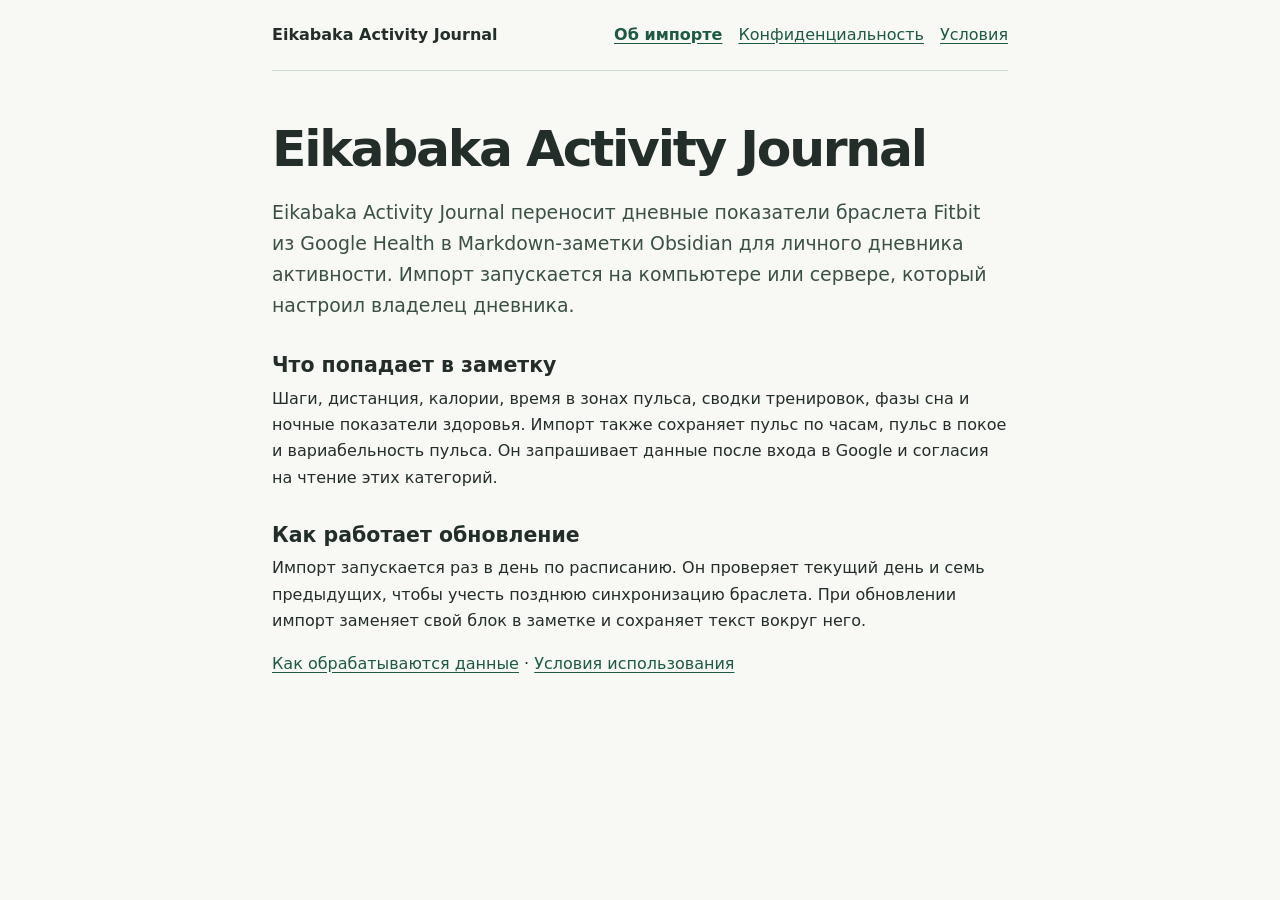
<file: index.html>
<!doctype html>
<html lang="ru">
<head>
  <meta name="google-site-verification" content="PyNKFEpIJgdD8tDcu38VJFQ_VAyBY9BQqN1lTLpX6aM">
  <meta charset="utf-8">
  <meta name="viewport" content="width=device-width, initial-scale=1">
  <title>Eikabaka Activity Journal · Импорт Fitbit в Obsidian</title>
  <link rel="stylesheet" href="styles.css">
</head>
<body>
  <header>
    <p class="name"><a href="index.html">Eikabaka Activity Journal</a></p>
    <nav aria-label="Разделы сайта">
      <a href="index.html" aria-current="page">Об импорте</a>
      <a href="privacy.html">Конфиденциальность</a>
      <a href="terms.html">Условия</a>
    </nav>
  </header>
  <main>
    <h1>Eikabaka Activity Journal</h1>
<p class="summary">Eikabaka Activity Journal переносит дневные показатели браслета Fitbit из Google Health в Markdown-заметки Obsidian для личного дневника активности. Импорт запускается на компьютере или сервере, который настроил владелец дневника.</p>
<h2>Что попадает в заметку</h2>
<p>Шаги, дистанция, калории, время в зонах пульса, сводки тренировок, фазы сна и ночные показатели здоровья. Импорт также сохраняет пульс по часам, пульс в покое и вариабельность пульса. Он запрашивает данные после входа в Google и согласия на чтение этих категорий.</p>
<h2>Как работает обновление</h2>
<p>Импорт запускается раз в день по расписанию. Он проверяет текущий день и семь предыдущих, чтобы учесть позднюю синхронизацию браслета. При обновлении импорт заменяет свой блок в заметке и сохраняет текст вокруг него.</p>
<p><a href="privacy.html">Как обрабатываются данные</a> · <a href="terms.html">Условия использования</a></p>
  </main>
</body>
</html>
</file>
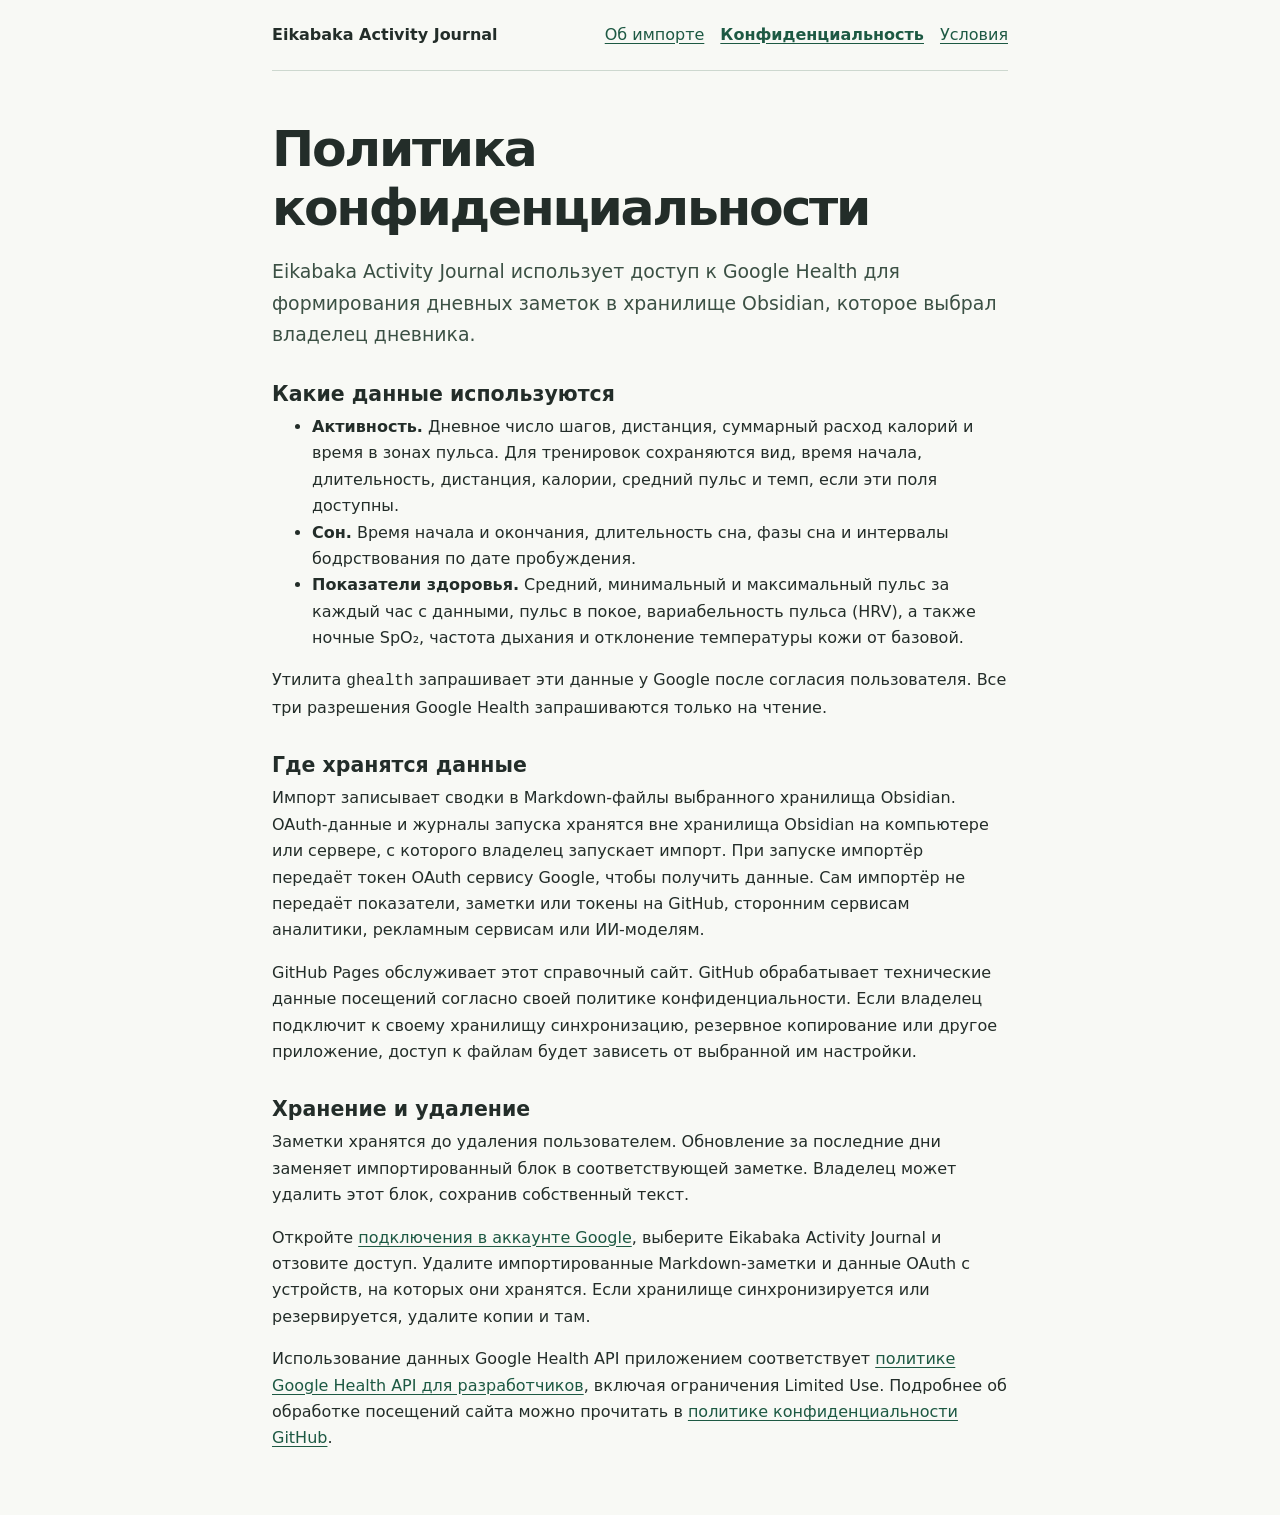
<file: privacy.html>
<!doctype html>
<html lang="ru">
<head>
  <meta charset="utf-8">
  <meta name="viewport" content="width=device-width, initial-scale=1">
  <title>Политика конфиденциальности · Eikabaka Activity Journal</title>
  <link rel="stylesheet" href="styles.css">
</head>
<body>
  <header>
    <p class="name"><a href="index.html">Eikabaka Activity Journal</a></p>
    <nav aria-label="Разделы сайта">
      <a href="index.html">Об импорте</a>
      <a href="privacy.html" aria-current="page">Конфиденциальность</a>
      <a href="terms.html">Условия</a>
    </nav>
  </header>
  <main>
    <h1>Политика конфиденциальности</h1>
<p class="summary">Eikabaka Activity Journal использует доступ к Google Health для формирования дневных заметок в хранилище Obsidian, которое выбрал владелец дневника.</p>
<h2>Какие данные используются</h2>
<ul>
  <li><strong>Активность.</strong> Дневное число шагов, дистанция, суммарный расход калорий и время в зонах пульса. Для тренировок сохраняются вид, время начала, длительность, дистанция, калории, средний пульс и темп, если эти поля доступны.</li>
  <li><strong>Сон.</strong> Время начала и окончания, длительность сна, фазы сна и интервалы бодрствования по дате пробуждения.</li>
  <li><strong>Показатели здоровья.</strong> Средний, минимальный и максимальный пульс за каждый час с данными, пульс в покое, вариабельность пульса (HRV), а также ночные SpO₂, частота дыхания и отклонение температуры кожи от базовой.</li>
</ul>
<p>Утилита <code>ghealth</code> запрашивает эти данные у Google после согласия пользователя. Все три разрешения Google Health запрашиваются только на чтение.</p>
<h2>Где хранятся данные</h2>
<p>Импорт записывает сводки в Markdown-файлы выбранного хранилища Obsidian. OAuth-данные и журналы запуска хранятся вне хранилища Obsidian на компьютере или сервере, с которого владелец запускает импорт. При запуске импортёр передаёт токен OAuth сервису Google, чтобы получить данные. Сам импортёр не передаёт показатели, заметки или токены на GitHub, сторонним сервисам аналитики, рекламным сервисам или ИИ-моделям.</p>
<p>GitHub Pages обслуживает этот справочный сайт. GitHub обрабатывает технические данные посещений согласно своей политике конфиденциальности. Если владелец подключит к своему хранилищу синхронизацию, резервное копирование или другое приложение, доступ к файлам будет зависеть от выбранной им настройки.</p>
<h2>Хранение и удаление</h2>
<p>Заметки хранятся до удаления пользователем. Обновление за последние дни заменяет импортированный блок в соответствующей заметке. Владелец может удалить этот блок, сохранив собственный текст.</p>
<p>Откройте <a href="https://myaccount.google.com/connections">подключения в аккаунте Google</a>, выберите Eikabaka Activity Journal и отзовите доступ. Удалите импортированные Markdown-заметки и данные OAuth с устройств, на которых они хранятся. Если хранилище синхронизируется или резервируется, удалите копии и там.</p>
<p>Использование данных Google Health API приложением соответствует <a href="https://developers.google.com/health/policies/health-api-developer-user-data-policy">политике Google Health API для разработчиков</a>, включая ограничения Limited Use. Подробнее об обработке посещений сайта можно прочитать в <a href="https://docs.github.com/en/site-policy/privacy-policies/github-general-privacy-statement">политике конфиденциальности GitHub</a>.</p>
  </main>
</body>
</html>
</file>
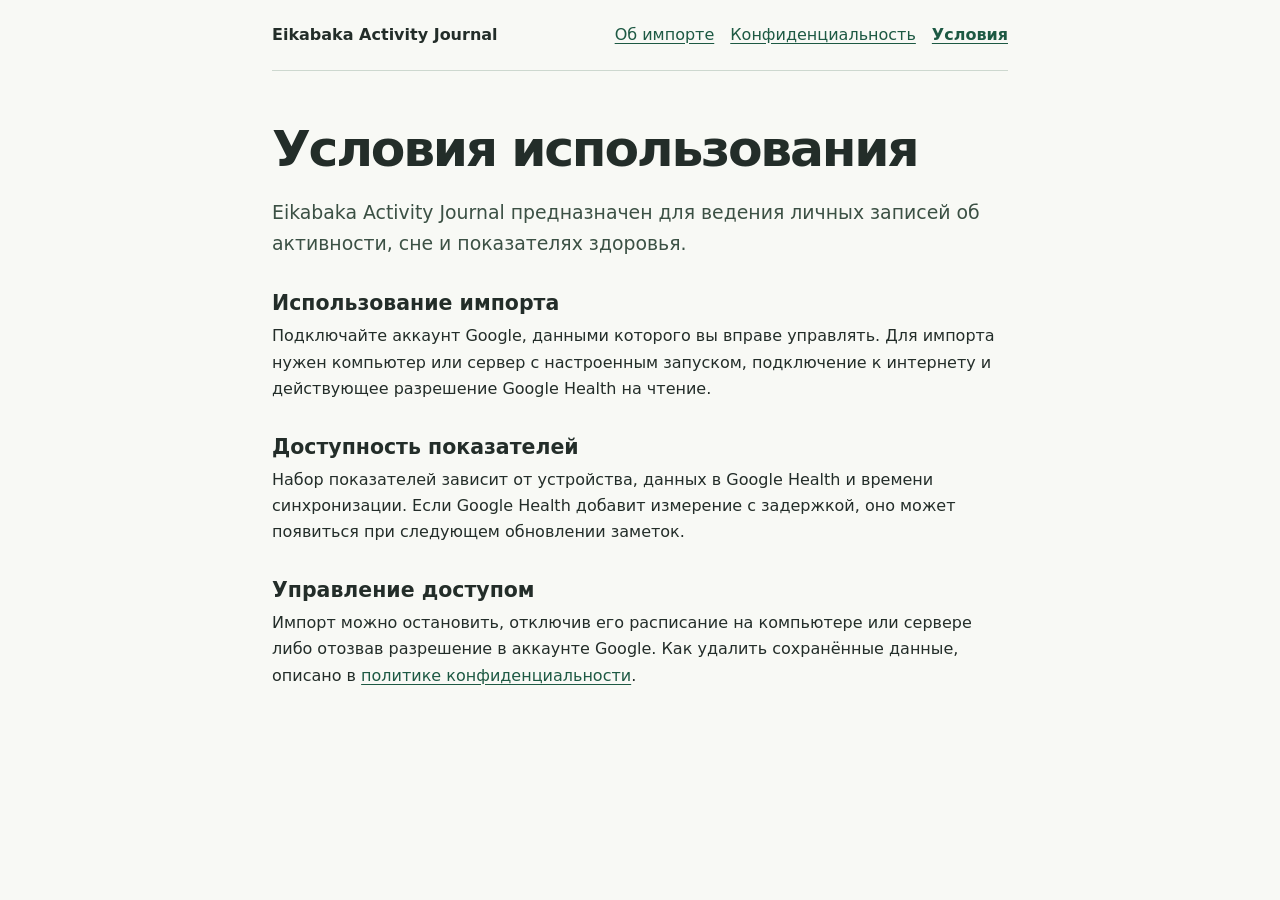
<file: terms.html>
<!doctype html>
<html lang="ru">
<head>
  <meta charset="utf-8">
  <meta name="viewport" content="width=device-width, initial-scale=1">
  <title>Условия использования · Eikabaka Activity Journal</title>
  <link rel="stylesheet" href="styles.css">
</head>
<body>
  <header>
    <p class="name"><a href="index.html">Eikabaka Activity Journal</a></p>
    <nav aria-label="Разделы сайта">
      <a href="index.html">Об импорте</a>
      <a href="privacy.html">Конфиденциальность</a>
      <a href="terms.html" aria-current="page">Условия</a>
    </nav>
  </header>
  <main>
    <h1>Условия использования</h1>
<p class="summary">Eikabaka Activity Journal предназначен для ведения личных записей об активности, сне и показателях здоровья.</p>
<h2>Использование импорта</h2>
<p>Подключайте аккаунт Google, данными которого вы вправе управлять. Для импорта нужен компьютер или сервер с настроенным запуском, подключение к интернету и действующее разрешение Google Health на чтение.</p>
<h2>Доступность показателей</h2>
<p>Набор показателей зависит от устройства, данных в Google Health и времени синхронизации. Если Google Health добавит измерение с задержкой, оно может появиться при следующем обновлении заметок.</p>
<h2>Управление доступом</h2>
<p>Импорт можно остановить, отключив его расписание на компьютере или сервере либо отозвав разрешение в аккаунте Google. Как удалить сохранённые данные, описано в <a href="privacy.html">политике конфиденциальности</a>.</p>
  </main>
</body>
</html>
</file>
<file: styles.css>
:root {
  color-scheme: light;
  background: #f8f9f5;
  color: #232d29;
  font: 16px/1.65 Inter, system-ui, sans-serif;
}

body {
  max-width: 46rem;
  margin: 0 auto;
  padding: 0 clamp(1.1rem, 5vw, 3rem) 3rem;
}

header {
  display: flex;
  flex-wrap: wrap;
  align-items: center;
  justify-content: space-between;
  gap: 0.5rem 1.5rem;
  border-bottom: 1px solid #cdd8cf;
  padding: 1.35rem 0;
}

.name {
  font-weight: 750;
  margin: 0;
}

.name a {
  color: inherit;
  text-decoration: none;
}

nav {
  display: flex;
  flex-wrap: wrap;
  gap: 0.2rem 1rem;
}

nav [aria-current] {
  font-weight: 700;
}

main {
  padding-top: clamp(2rem, 6vw, 3rem);
}

h1, h2 {
  line-height: 1.18;
  text-wrap: balance;
}

h1 {
  margin: 0;
  font-size: clamp(2rem, 6vw, 3.15rem);
  letter-spacing: -0.045em;
}

h2 {
  margin-top: 2rem;
  margin-bottom: 0.5rem;
  font-size: 1.28rem;
}

h2 + p, h2 + ul {
  margin-top: 0;
}

.summary {
  font-size: 1.18rem;
  color: #3b5044;
}

a {
  color: #1d5943;
  text-underline-offset: 0.17em;
}

a:focus-visible {
  outline: 2px solid #1d5943;
  outline-offset: 4px;
}
</file>
